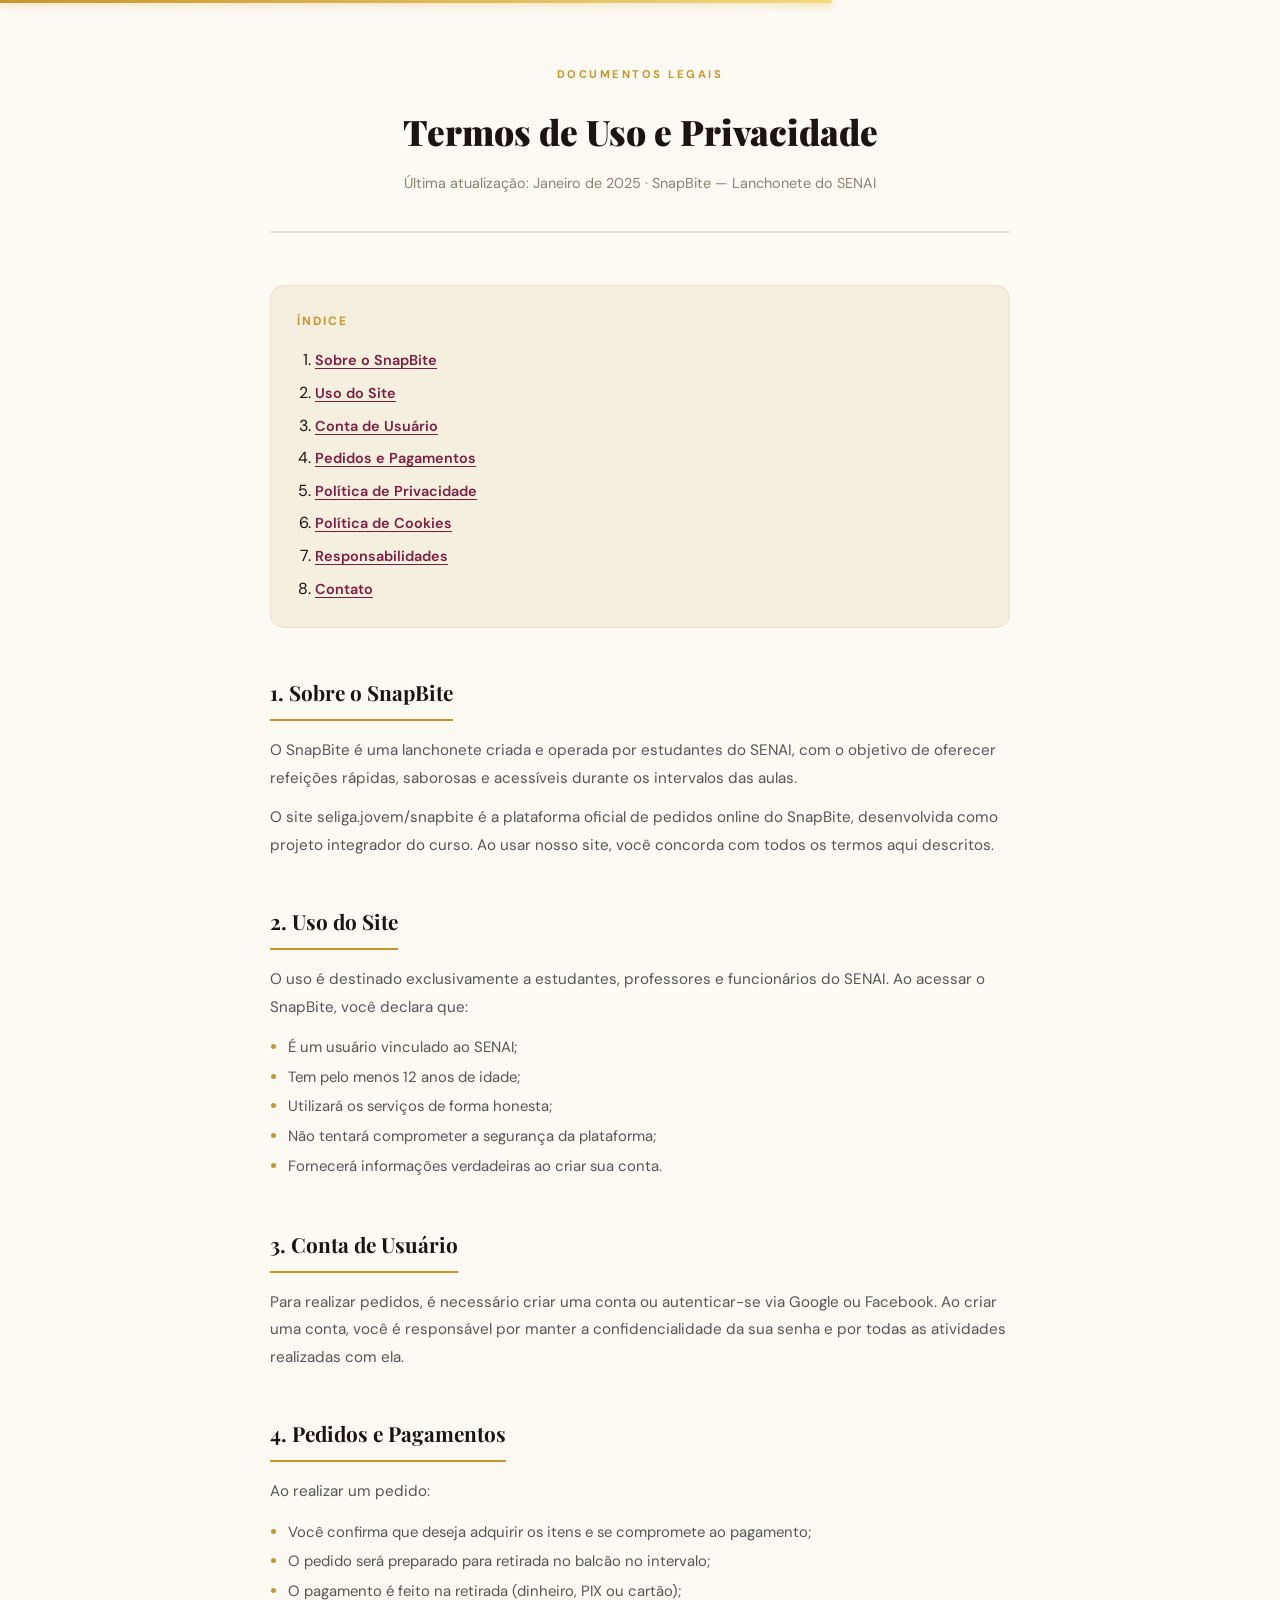
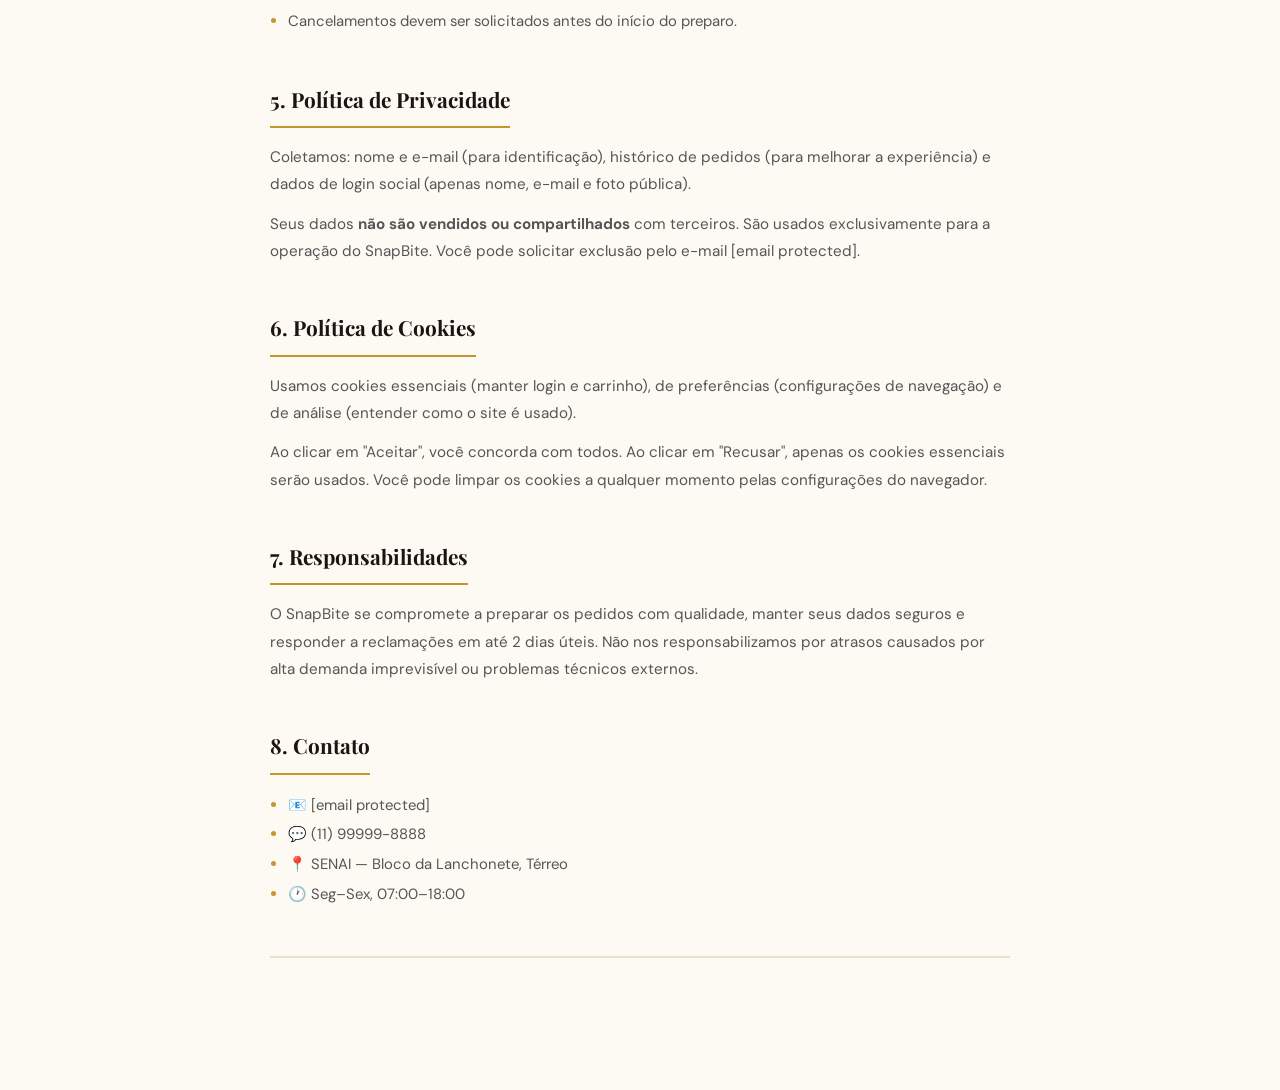
<file: termos.html>
<!DOCTYPE html>
<html lang="pt-BR">
<head>
  <meta charset="UTF-8"><meta name="viewport" content="width=device-width, initial-scale=1.0">
  <title>Termos de Uso | SnapBite</title>
  <link rel="icon" href="data:image/svg+xml,<svg xmlns='http://www.w3.org/2000/svg' viewBox='0 0 100 100'><text y='.9em' font-size='90'>📄</text></svg>">
  <link rel="stylesheet" href="global.css"><link rel="stylesheet" href="pages.css">
</head>
<body>
  <script src="skeleton.js"></script>
  
  <main>
    <div class="termos-wrap">
      <div class="termos-header">
        <span class="eyebrow">Documentos legais</span>
        <h1>Termos de Uso e Privacidade</h1>
        <p>Última atualização: Janeiro de 2025 · SnapBite — Lanchonete do SENAI</p>
      </div>
      <div class="termos-toc">
        <h3>Índice</h3>
        <ol>
          <li><a href="#sobre">Sobre o SnapBite</a></li>
          <li><a href="#uso">Uso do Site</a></li>
          <li><a href="#conta">Conta de Usuário</a></li>
          <li><a href="#pedidos">Pedidos e Pagamentos</a></li>
          <li><a href="#privacidade">Política de Privacidade</a></li>
          <li><a href="#cookies">Política de Cookies</a></li>
          <li><a href="#responsabilidades">Responsabilidades</a></li>
          <li><a href="#contato">Contato</a></li>
        </ol>
      </div>
      <div class="termos-sec" id="sobre">
        <h2>1. Sobre o SnapBite</h2>
        <p>O SnapBite é uma lanchonete criada e operada por estudantes do SENAI, com o objetivo de oferecer refeições rápidas, saborosas e acessíveis durante os intervalos das aulas.</p>
        <p>O site seliga.jovem/snapbite é a plataforma oficial de pedidos online do SnapBite, desenvolvida como projeto integrador do curso. Ao usar nosso site, você concorda com todos os termos aqui descritos.</p>
      </div>
      <div class="termos-sec" id="uso">
        <h2>2. Uso do Site</h2>
        <p>O uso é destinado exclusivamente a estudantes, professores e funcionários do SENAI. Ao acessar o SnapBite, você declara que:</p>
        <ul><li>É um usuário vinculado ao SENAI;</li><li>Tem pelo menos 12 anos de idade;</li><li>Utilizará os serviços de forma honesta;</li><li>Não tentará comprometer a segurança da plataforma;</li><li>Fornecerá informações verdadeiras ao criar sua conta.</li></ul>
      </div>
      <div class="termos-sec" id="conta">
        <h2>3. Conta de Usuário</h2>
        <p>Para realizar pedidos, é necessário criar uma conta ou autenticar-se via Google ou Facebook. Ao criar uma conta, você é responsável por manter a confidencialidade da sua senha e por todas as atividades realizadas com ela.</p>
      </div>
      <div class="termos-sec" id="pedidos">
        <h2>4. Pedidos e Pagamentos</h2>
        <p>Ao realizar um pedido:</p>
        <ul><li>Você confirma que deseja adquirir os itens e se compromete ao pagamento;</li><li>O pedido será preparado para retirada no balcão no intervalo;</li><li>O pagamento é feito na retirada (dinheiro, PIX ou cartão);</li><li>Cancelamentos devem ser solicitados antes do início do preparo.</li></ul>
      </div>
      <div class="termos-sec" id="privacidade">
        <h2>5. Política de Privacidade</h2>
        <p>Coletamos: nome e e-mail (para identificação), histórico de pedidos (para melhorar a experiência) e dados de login social (apenas nome, e-mail e foto pública).</p>
        <p>Seus dados <strong>não são vendidos ou compartilhados</strong> com terceiros. São usados exclusivamente para a operação do SnapBite. Você pode solicitar exclusão pelo e-mail <a href="/cdn-cgi/l/email-protection" class="__cf_email__" data-cfemail="056a6c45766b6475676c71602b666a682b6777">[email&#160;protected]</a>.</p>
      </div>
      <div class="termos-sec" id="cookies">
        <h2>6. Política de Cookies</h2>
        <p>Usamos cookies essenciais (manter login e carrinho), de preferências (configurações de navegação) e de análise (entender como o site é usado).</p>
        <p>Ao clicar em "Aceitar", você concorda com todos. Ao clicar em "Recusar", apenas os cookies essenciais serão usados. Você pode limpar os cookies a qualquer momento pelas configurações do navegador.</p>
      </div>
      <div class="termos-sec" id="responsabilidades">
        <h2>7. Responsabilidades</h2>
        <p>O SnapBite se compromete a preparar os pedidos com qualidade, manter seus dados seguros e responder a reclamações em até 2 dias úteis. Não nos responsabilizamos por atrasos causados por alta demanda imprevisível ou problemas técnicos externos.</p>
      </div>
      <div class="termos-sec" id="contato">
        <h2>8. Contato</h2>
        <ul><li>📧 <a href="/cdn-cgi/l/email-protection" class="__cf_email__" data-cfemail="f29d9bb2819c9382909b8697dc919d9fdc9080">[email&#160;protected]</a></li><li>💬 (11) 99999-8888</li><li>📍 SENAI — Bloco da Lanchonete, Térreo</li><li>🕐 Seg–Sex, 07:00–18:00</li></ul>
      </div>
      <div style="text-align:center;padding:36px 0;border-top:2px solid var(--creme-esc);margin-top:20px">
        <a href="index.html"
</file>
<file: global.css>
@import url('https://fonts.googleapis.com/css2?family=Playfair+Display:ital,wght@0,700;0,900;1,700&family=DM+Sans:wght@300;400;500;600;700&family=DM+Mono:wght@400;500&display=swap');

:root {
  --mostarda:   #C8952A;
  --mostarda-cl:#F2D97A;
  --vinho:      #7D1D3F;
  --vinho-cl:   #A84060;
  --creme:      #F5EFE0;
  --creme-esc:  #EAE0CC;
  --oliva:      #4A5240;
  --oliva-cl:   #7A8C6E;
  --terracota:  #C4533A;
  --terracota-cl:#E8866F;
  --off-white:  #FDFAF4;
  --cinza-q:    #8C8070;
  --cinza-borda:#D9D0BE;
  --preto-q:    #1C1410;
  --preto-mid:  #2D2420;
  --sombra-s:  0 2px 12px rgba(28,20,16,0.08);
  --sombra-m:  0 6px 28px rgba(28,20,16,0.12);
  --sombra-g:  0 16px 56px rgba(28,20,16,0.18);
  --radius:    14px;
  --radius-sm: 8px;
  --radius-xl: 24px;
  --t:         0.22s cubic-bezier(.4,0,.2,1);
  --max-w:     1140px;
  --gutter:    clamp(20px, 5vw, 60px);
}

*, *::before, *::after { box-sizing: border-box; margin: 0; padding: 0; }
html { scroll-behavior: smooth; }

html, body {
  width: 100%;
  min-height: 100%;
}

body {
  font-family: 'DM Sans', sans-serif;
  background: var(--off-white);
  color: var(--preto-q);
  min-height: 100vh;
  display: flex;
  flex-direction: column;
  font-size: 16px;
  line-height: 1.6;
}

body > main {
  flex: 1;
  display: block;
  width: 100%;
}

body > .footer {
  margin-top: auto;
  flex-shrink: 0;
}

a { color: inherit; text-decoration: none; }
img { display: block; max-width: 100%; }
button, input, select, textarea { font-family: inherit; }

.container {
  width: 100%;
  max-width: var(--max-w);
  margin-left: auto;
  margin-right: auto;
  padding-left: var(--gutter);
  padding-right: var(--gutter);
}

/* ── NAVBAR ── */
.navbar {
  position: sticky;
  top: 0;
  z-index: 1000;
  background: var(--preto-mid);
  border-bottom: 2px solid var(--mostarda);
}

.navbar-inner {
  max-width: var(--max-w);
  margin: 0 auto;
  padding: 0 var(--gutter);
  height: 64px;
  display: flex;
  align-items: center;
  justify-content: space-between;
  gap: 24px;
}

.navbar-logo {
  font-family: 'Playfair Display', serif;
  font-size: 1.55rem;
  font-weight: 900;
  color: var(--mostarda);
  letter-spacing: -0.5px;
  flex-shrink: 0;
}
.navbar-logo em { font-style: italic; color: var(--off-white); font-weight: 700; }

.navbar-links {
  display: flex;
  align-items: center;
  gap: 2px;
  list-style: none;
}
.navbar-links a {
  display: block;
  color: #C8BFB0;
  font-size: 0.875rem;
  font-weight: 500;
  padding: 6px 14px;
  border-radius: 6px;
  transition: background var(--t), color var(--t);
}
.navbar-links a:hover { background: rgba(200,149,42,0.15); color: var(--mostarda-cl); }
.navbar-links a.active { background: var(--mostarda); color: var(--preto-mid); font-weight: 700; }

.navbar-actions { display: flex; align-items: center; gap: 10px; flex-shrink: 0; }

.hamburger { display: none; flex-direction: column; gap: 4px; cursor: pointer; background: none; border: none; padding: 6px; }
.hamburger span { display: block; width: 22px; height: 2px; background: var(--mostarda); border-radius: 2px; transition: var(--t); }

.btn-carrinho {
  position: relative;
  background: var(--vinho);
  color: #fff;
  border: none;
  border-radius: var(--radius-sm);
  padding: 8px 18px;
  font-weight: 600;
  font-size: 0.85rem;
  cursor: pointer;
  display: flex;
  align-items: center;
  gap: 8px;
  transition: background var(--t), transform var(--t);
}
.btn-carrinho:hover { background: var(--vinho-cl); transform: translateY(-1px); }

.carrinho-badge {
  background: var(--mostarda);
  color: var(--preto-mid);
  border-radius: 50%;
  font-size: 0.65rem;
  font-weight: 700;
  width: 18px; height: 18px;
  display: flex; align-items: center; justify-content: center;
  position: absolute;
  top: -7px; right: -7px;
  border: 2px solid var(--preto-mid);
}

.btn-login-nav {
  background: transparent;
  color: var(--mostarda);
  border: 1.5px solid var(--mostarda);
  border-radius: var(--radius-sm);
  padding: 7px 16px;
  font-weight: 600;
  font-size: 0.85rem;
  cursor: pointer;
  transition: background var(--t), color var(--t);
}
.btn-login-nav:hover { background: var(--mostarda); color: var(--preto-mid); }

/* ── BOTÕES ── */
.btn-primary {
  background: var(--mostarda);
  color: var(--preto-mid);
  border: none;
  border-radius: var(--radius-sm);
  padding: 13px 28px;
  font-weight: 700;
  font-size: 0.925rem;
  cursor: pointer;
  transition: background var(--t), transform var(--t), box-shadow var(--t);
  display: inline-flex;
  align-items: center;
  gap: 8px;
}
.btn-primary:hover { background: var(--mostarda-cl); transform: translateY(-2px); box-shadow: 0 6px 20px rgba(200,149,42,0.35); }

.btn-secondary {
  background: var(--vinho);
  color: #fff;
  border: none;
  border-radius: var(--radius-sm);
  padding: 12px 26px;
  font-weight: 600;
  font-size: 0.9rem;
  cursor: pointer;
  transition: background var(--t), transform var(--t);
  display: inline-flex;
  align-items: center;
  gap: 8px;
}
.btn-secondary:hover { background: var(--vinho-cl); transform: translateY(-2px); }

.btn-ghost {
  background: transparent;
  color: var(--oliva);
  border: 1.5px solid var(--oliva);
  border-radius: var(--radius-sm);
  padding: 12px 26px;
  font-weight: 600;
  font-size: 0.9rem;
  cursor: pointer;
  transition: background var(--t), color var(--t);
  display: inline-flex;
  align-items: center;
  gap: 8px;
}
.btn-ghost:hover { background: var(--oliva); color: #fff; }

/* ── FOOTER ── */
/* garante que o footer sempre fica no fundo */
main {
  flex: 1;
}
.footer {
  margin-top: auto;
}
.footer {
  background: var(--preto-mid);
  color: #A09080;
  flex-shrink: 0;
  margin-top: auto;
}

.footer-main {
  max-width: var(--max-w);
  margin: 0 auto;
  padding: 64px var(--gutter) 48px;
  display: grid;
  grid-template-columns: 2.2fr 1fr 1fr 1.5fr;
  gap: 48px;
  border-bottom: 1px solid rgba(255,255,255,0.06);
}

.footer-logo {
  font-family: 'Playfair Display', serif;
  font-size: 1.8rem;
  font-weight: 900;
  color: var(--mostarda);
  display: block;
  margin-bottom: 14px;
}
.footer-logo em { font-style: italic; color: #d4c4a8; font-weight: 700; }

.footer-brand p { font-size: 0.875rem; line-height: 1.75; color: #7A6E60; max-width: 260px; }

.footer-socials { display: flex; gap: 10px; margin-top: 22px; }

.soc { width: 36px; height: 36px; border-radius: 8px; display: flex; align-items: center; justify-content: center; font-size: 1rem; cursor: pointer; transition: transform var(--t), opacity var(--t); opacity: 0.8; }
.soc:hover { transform: translateY(-3px); opacity: 1; }
.soc.ig { background: #833ab4; color: #fff; }
.soc.tw { background: #1DA1F2; color: #fff; }
.soc.wa { background: #25D366; color: #fff; }

.footer-col h4 { font-size: 0.7rem; font-weight: 700; text-transform: uppercase; letter-spacing: 2px; color: var(--mostarda); margin-bottom: 18px; }
.footer-col ul { list-style: none; display: flex; flex-direction: column; gap: 9px; }
.footer-col ul a { font-size: 0.875rem; color: #7A6E60; transition: color var(--t), padding-left var(--t); display: block; }
.footer-col ul a:hover { color: var(--creme); padding-left: 5px; }

.horario-row { display: flex; justify-content: space-between; font-size: 0.85rem; gap: 12px; padding: 6px 0; border-bottom: 1px solid rgba(255,255,255,0.04); }
.horario-row:last-of-type { border-bottom: none; }
.horario-row .dia { color: #6A5E52; }
.horario-row .hr { color: var(--oliva-cl); font-weight: 600; font-family: 'DM Mono', monospace; font-size: 0.8rem; }
.horario-row.off .hr { color: #5A4E48; }

.footer-bottom-bar {
  max-width: var(--max-w);
  margin: 0 auto;
  padding: 22px var(--gutter);
  display: flex;
  align-items: center;
  justify-content: space-between;
  gap: 16px;
  flex-wrap: wrap;
  font-size: 0.8rem;
  color: #4A3E38;
}
.footer-bottom-bar a { color: #5A4E48; transition: color var(--t); }
.footer-bottom-bar a:hover { color: var(--mostarda); }

/* ── COOKIE ── */
.cookie-banner {
  position: fixed;
  bottom: 0; left: 0; right: 0;
  z-index: 9999;
  background: var(--preto-mid);
  border-top: 2px solid var(--mostarda);
  transform: translateY(0);
  transition: transform 0.4s cubic-bezier(.4,0,.2,1);
}
.cookie-banner.hidden { transform: translateY(110%); }
.cookie-inner { max-width: var(--max-w); margin: 0 auto; padding: 18px var(--gutter); display: flex; align-items: center; justify-content: space-between; gap: 24px; flex-wrap: wrap; }
.cookie-text { font-size: 0.875rem; color: #B0A090; line-height: 1.6; max-width: 640px; }
.cookie-text a { color: var(--mostarda); font-weight: 600; text-decoration: underline; text-underline-offset: 3px; }
.cookie-btns { display: flex; gap: 10px; flex-shrink: 0; }
.btn-ck-ok { background: var(--mostarda); color: var(--preto-mid); border: none; border-radius: var(--radius-sm); padding: 9px 22px; font-weight: 700; font-size: 0.85rem; cursor: pointer; transition: background var(--t); }
.btn-ck-ok:hover { background: var(--mostarda-cl); }
.btn-ck-no { background: transparent; color: #6A5E52; border: 1px solid #3A3028; border-radius: var(--radius-sm); padding: 9px 18px; font-size: 0.85rem; cursor: pointer; transition: border-color var(--t), color var(--t); }
.btn-ck-no:hover { border-color: #6A5E52; color: #B0A090; }

/* ── MODAL ── */
.modal-overlay { position: fixed; inset: 0; background: rgba(28,20,16,0.72); z-index: 5000; display: flex; align-items: center; justify-content: center; padding: 20px; opacity: 0; pointer-events: none; transition: opacity 0.28s; backdrop-filter: blur(3px); }
.modal-overlay.active { opacity: 1; pointer-events: all; }
.modal-box { background: var(--off-white); border-radius: var(--radius-xl); padding: 40px; max-width: 440px; width: 100%; box-shadow: var(--sombra-g); transform: translateY(24px) scale(0.98); transition: transform 0.32s cubic-bezier(.4,0,.2,1); position: relative; border-top: 4px solid var(--mostarda); }
.modal-overlay.active .modal-box { transform: translateY(0) scale(1); }
.modal-close { position: absolute; top: 14px; right: 18px; background: none; border: none; font-size: 1.3rem; cursor: pointer; color: var(--cinza-q); line-height: 1; transition: color var(--t); }
.modal-close:hover { color: var(--terracota); }
.modal-box h2 { font-family: 'Playfair Display', serif; font-size: 1.7rem; font-weight: 900; color: var(--preto-q); margin-bottom: 5px; }
.modal-sub { color: var(--cinza-q); font-size: 0.9rem; margin-bottom: 26px; }
.modal-tabs { display: flex; gap: 3px; background: var(--creme-esc); border-radius: var(--radius-sm); padding: 3px; margin-bottom: 22px; }
.modal-tab { flex: 1; padding: 8px; border-radius: 6px; cursor: pointer; font-weight: 600; font-size: 0.875rem; color: var(--cinza-q); border: none; background: none; transition: background var(--t), color var(--t); text-align: center; }
.modal-tab.active { background: var(--off-white); color: var(--preto-q); box-shadow: var(--sombra-s); }
.tab-content { display: none; }
.tab-content.active { display: block; }
.social-btns { display: flex; flex-direction: column; gap: 10px; margin-bottom: 20px; }
.btn-soc { display: flex; align-items: center; gap: 12px; border: 1.5px solid var(--cinza-borda); border-radius: var(--radius-sm); padding: 11px 16px; font-weight: 600; font-size: 0.9rem; cursor: pointer; background: #fff; color: var(--preto-q); transition: border-color var(--t), box-shadow var(--t), transform var(--t); }
.btn-soc:hover { border-color: var(--mostarda); box-shadow: 0 3px 12px rgba(200,149,42,0.15); transform: translateY(-1px); }
.btn-soc img { width: 20px; height: 20px; border-radius: 4px; }
.divider { display: flex; align-items: center; gap: 10px; margin-bottom: 18px; font-size: 0.8rem; color: var(--cinza-borda); font-weight: 500; letter-spacing: 0.5px; text-transform: uppercase; }
.divider::before, .divider::after { content: ''; flex: 1; height: 1px; background: var(--cinza-borda); }
.form-group { margin-bottom: 14px; }
.form-group label { display: block; font-size: 0.8rem; font-weight: 700; color: var(--oliva); margin-bottom: 6px; text-transform: uppercase; letter-spacing: 0.8px; }
.form-group input { width: 100%; padding: 11px 14px; border: 1.5px solid var(--cinza-borda); border-radius: var(--radius-sm); font-size: 0.9rem; background: #fff; transition: border-color var(--t); outline: none; color: var(--preto-q); }
.form-group input:focus { border-color: var(--mostarda); }
.modal-sucesso .modal-box { text-align: center; border-top-color: var(--oliva-cl); }
.sucesso-icon { font-size: 4rem; margin-bottom: 14px; }
.modal-sucesso h2 { color: var(--oliva); font-size: 1.6rem; margin-bottom: 12px; }
.msg-compra { background: var(--creme-esc); border-left: 4px solid var(--oliva-cl); border-radius: var(--radius-sm); padding: 18px; font-size: 0.95rem; line-height: 1.7; color: var(--preto-mid); text-align: left; margin: 18px 0 24px; font-weight: 500; }

/* ── TOAST ── */
.toast-container { position: fixed; bottom: 28px; right: 28px; z-index: 8000; display: flex; flex-direction: column; gap: 10px; }
.toast { background: var(--preto-mid); color: var(--creme); padding: 14px 20px; border-radius: var(--radius-sm); display: flex; align-items: center; gap: 10px; font-size: 0.875rem; font-weight: 500; max-width: 320px; box-shadow: var(--sombra-g); animation: toastIn 0.3s cubic-bezier(.4,0,.2,1); border-left: 3px solid var(--oliva-cl); }
.toast.success { border-left-color: var(--oliva-cl); }
.toast.error { border-left-color: var(--terracota); }
.toast.warning { border-left-color: var(--mostarda); }
.toast.info { border-left-color: var(--vinho-cl); }
.toast .toast-icon { font-size: 1.1rem; flex-shrink: 0; }
@keyframes toastIn { from { transform: translateX(50px); opacity: 0; } to { transform: translateX(0); opacity: 1; } }

/* ── UTILS ── */
.eyebrow { display: inline-block; font-size: 0.7rem; font-weight: 700; text-transform: uppercase; letter-spacing: 2.5px; color: var(--mostarda); margin-bottom: 10px; }
.section-title { font-family: 'Playfair Display', serif; font-size: clamp(1.7rem, 3.5vw, 2.4rem); font-weight: 900; color: var(--preto-q); line-height: 1.15; margin-bottom: 10px; }
.section-lead { color: var(--cinza-q); font-size: 1rem; line-height: 1.7; max-width: 560px; }
.tag { display: inline-block; padding: 3px 10px; border-radius: 4px; font-size: 0.7rem; font-weight: 700; text-transform: uppercase; letter-spacing: 1px; }
.tag-m { background: var(--mostarda); color: var(--preto-mid); }
.tag-v { background: var(--vinho); color: #fff; }
.tag-o { background: var(--oliva); color: #fff; }
.tag-t { background: var(--terracota); color: #fff; }

/* ── RESPONSIVO ── */
@media (max-width: 900px) {
  .navbar-links { display: none; flex-direction: column; gap: 4px; position: absolute; top: 64px; left: 0; right: 0; background: var(--preto-mid); padding: 16px var(--gutter) 20px; border-bottom: 2px solid var(--mostarda); }
  .navbar-links.open { display: flex; }
  .navbar-links a { padding: 10px 14px; border-radius: var(--radius-sm); }
  .navbar-inner { position: relative; }
  .hamburger { display: flex; }
  .footer-main { grid-template-columns: 1fr 1fr; gap: 32px; }
}
@media (max-width: 560px) {
  .footer-main { grid-template-columns: 1fr; gap: 28px; }
  .modal-box { padding: 28px 20px; }
  .cookie-inner { flex-direction: column; align-items: flex-start; }
}

/* ─────────────────────────────────────────
   MODAL DE PAGAMENTO
   ───────────────────────────────────────── */
.pagamento-box {
  max-width: 500px;
  border-top-color: var(--oliva-cl);
}

.pag-total-pill {
  display: inline-block;
  background: var(--creme-esc);
  border: 1.5px solid var(--cinza-borda);
  border-radius: 50px;
  padding: 6px 18px;
  font-family: 'DM Mono', monospace;
  font-size: 1rem;
  font-weight: 600;
  color: var(--vinho);
  margin-bottom: 24px;
}

.metodos-grid {
  display: grid;
  grid-template-columns: 1fr 1fr;
  gap: 12px;
  margin-bottom: 20px;
}

.metodo-btn {
  display: flex;
  align-items: center;
  gap: 12px;
  border: 2px solid var(--cinza-borda);
  border-radius: var(--radius);
  padding: 14px 16px;
  background: #fff;
  cursor: pointer;
  text-align: left;
  transition: border-color var(--t), box-shadow var(--t), background var(--t);
  position: relative;
}

.metodo-btn:hover {
  border-color: var(--mostarda);
  box-shadow: 0 4px 16px rgba(200,149,42,0.15);
}

.metodo-btn.ativo {
  border-color: var(--oliva);
  background: rgba(74,82,64,0.04);
  box-shadow: 0 4px 16px rgba(74,82,64,0.15);
}

.metodo-icon {
  font-size: 1.6rem;
  flex-shrink: 0;
  width: 36px;
  text-align: center;
}

.metodo-info {
  display: flex;
  flex-direction: column;
  gap: 2px;
  flex: 1;
}

.metodo-nome {
  font-weight: 700;
  font-size: 0.95rem;
  color: var(--preto-q);
}

.metodo-desc {
  font-size: 0.75rem;
  color: var(--cinza-q);
}

.metodo-check {
  font-size: 0.8rem;
  font-weight: 900;
  color: var(--oliva-cl);
  opacity: 0;
  transition: opacity var(--t);
  flex-shrink: 0;
}

.metodo-btn.ativo .metodo-check { opacity: 1; }

.pag-extra {
  margin-bottom: 16px;
  animation: fadeInPag 0.25s ease;
}

@keyframes fadeInPag {
  from { opacity: 0; transform: translateY(8px); }
  to   { opacity: 1; transform: translateY(0); }
}

.btn-confirmar-pag {
  width: 100%;
  padding: 15px;
  background: var(--oliva);
  color: #fff;
  border: none;
  border-radius: var(--radius-sm);
  font-weight: 700;
  font-size: 0.97rem;
  cursor: pointer;
  margin-top: 8px;
  transition: background var(--t), opacity var(--t), transform var(--t), box-shadow var(--t);
  display: flex;
  align-items: center;
  justify-content: center;
  gap: 8px;
}

.btn-confirmar-pag:not(:disabled):hover {
  background: #3a4132;
  transform: translateY(-2px);
  box-shadow: 0 6px 20px rgba(74,82,64,0.35);
}

.btn-confirmar-pag:disabled {
  opacity: 0.38;
  cursor: not-allowed;
}

/* ═══════════════════════════════════════════════════════
   SKELETON LOADING — SnapBite
   Sistema de esqueleto animado para carregamento de página
   ═══════════════════════════════════════════════════════ */

/* ── Tela de splash ao carregar a página ── */
#snapbite-splash {
  position: fixed;
  inset: 0;
  z-index: 99999;
  background: var(--preto-mid);
  display: flex;
  flex-direction: column;
  align-items: center;
  justify-content: center;
  gap: 28px;
  transition: opacity 0.5s cubic-bezier(.4,0,.2,1), visibility 0.5s;
}

#snapbite-splash.hidden {
  opacity: 0;
  visibility: hidden;
  pointer-events: none;
}

.splash-logo {
  font-family: 'Playfair Display', serif;
  font-size: 2.8rem;
  font-weight: 900;
  color: var(--mostarda);
  letter-spacing: -1px;
  animation: splashPulse 1.6s ease-in-out infinite;
}

.splash-logo em {
  font-style: italic;
  color: var(--off-white);
  font-weight: 700;
}

@keyframes splashPulse {
  0%, 100% { opacity: 1; transform: scale(1); }
  50%       { opacity: 0.7; transform: scale(0.97); }
}

.splash-bar-wrap {
  width: 200px;
  height: 3px;
  background: rgba(255,255,255,0.08);
  border-radius: 99px;
  overflow: hidden;
}

.splash-bar {
  height: 100%;
  width: 0%;
  background: linear-gradient(90deg, var(--mostarda), var(--mostarda-cl));
  border-radius: 99px;
  transition: width 0.35s cubic-bezier(.4,0,.2,1);
  box-shadow: 0 0 12px rgba(200,149,42,0.5);
}

.splash-tagline {
  font-size: 0.75rem;
  font-weight: 600;
  letter-spacing: 3px;
  text-transform: uppercase;
  color: #6A5E52;
}

/* ── Shimmer base — aplicado em qualquer elemento ── */
.sk {
  background: linear-gradient(
    90deg,
    var(--creme-esc) 25%,
    #f0e8d4 50%,
    var(--creme-esc) 75%
  );
  background-size: 200% 100%;
  animation: shimmer 1.6s infinite linear;
  border-radius: 6px;
  display: block;
}

@keyframes shimmer {
  0%   { background-position: 200% 0; }
  100% { background-position: -200% 0; }
}

/* ── Wrapper que envolve o conteúdo real e o skeleton ── */
.sk-wrap { position: relative; }

.sk-wrap .sk-layer {
  position: absolute;
  inset: 0;
  z-index: 10;
  background: var(--off-white);
  transition: opacity 0.4s ease, visibility 0.4s;
}

.sk-wrap.loaded .sk-layer {
  opacity: 0;
  visibility: hidden;
  pointer-events: none;
}

/* ── Skeleton: card de produto ── */
.sk-prod-card {
  background: #fff;
  border: 1.5px solid var(--cinza-borda);
  border-radius: var(--radius);
  overflow: hidden;
  display: flex;
  flex-direction: column;
}

.sk-prod-img {
  height: 170px;
  width: 100%;
}

.sk-prod-body {
  padding: 18px;
  display: flex;
  flex-direction: column;
  gap: 10px;
}

.sk-prod-nome  { height: 18px; width: 70%; }
.sk-prod-desc1 { height: 13px; width: 100%; }
.sk-prod-desc2 { height: 13px; width: 80%; }
.sk-prod-foot  {
  display: flex;
  align-items: center;
  justify-content: space-between;
  margin-top: 8px;
}
.sk-prod-preco { height: 22px; width: 60px; }
.sk-prod-btn   { height: 38px; width: 38px; border-radius: 8px; }

/* ── Skeleton: hero da home ── */
.sk-hero-tag   { height: 24px; width: 160px; border-radius: 4px; }
.sk-hero-h1-1  { height: 54px; width: 90%; margin-top: 16px; border-radius: 8px; }
.sk-hero-h1-2  { height: 54px; width: 70%; margin-top: 10px; border-radius: 8px; }
.sk-hero-p     { height: 16px; width: 95%; margin-top: 18px; }
.sk-hero-p2    { height: 16px; width: 80%; margin-top: 8px; }
.sk-hero-ctas  { display: flex; gap: 12px; margin-top: 32px; }
.sk-hero-btn   { height: 48px; width: 160px; border-radius: var(--radius-sm); }
.sk-hero-btn2  { height: 48px; width: 140px; border-radius: var(--radius-sm); }
.sk-hero-nums  { display: flex; gap: 0; margin-top: 48px; border: 1px solid var(--creme-esc); border-radius: var(--radius-sm); overflow: hidden; width: fit-content; }
.sk-hero-num   { padding: 14px 24px; border-right: 1px solid var(--creme-esc); display: flex; flex-direction: column; gap: 6px; align-items: center; }
.sk-hero-num:last-child { border-right: none; }
.sk-hero-num-val { height: 26px; width: 52px; border-radius: 4px; }
.sk-hero-num-lab { height: 11px; width: 62px; border-radius: 3px; }

.sk-hero-card {
  background: var(--creme);
  border-radius: var(--radius-xl);
  padding: 36px 32px;
  max-width: 340px;
  margin-left: auto;
  display: flex;
  flex-direction: column;
  align-items: center;
  gap: 14px;
}
.sk-hero-card-img   { height: 96px; width: 96px; border-radius: 50%; margin-bottom: 6px; }
.sk-hero-card-nome  { height: 22px; width: 80%; border-radius: 6px; }
.sk-hero-card-desc  { height: 14px; width: 90%; }
.sk-hero-card-desc2 { height: 14px; width: 70%; }
.sk-hero-card-row   { display: flex; align-items: center; justify-content: space-between; width: 100%; margin-top: 6px; }
.sk-hero-card-preco { height: 28px; width: 72px; border-radius: 6px; }
.sk-hero-card-btn   { height: 40px; width: 90px; border-radius: var(--radius-sm); }

/* ── Skeleton: depoimento ── */
.sk-depo-card {
  background: var(--off-white);
  border: 1px solid var(--cinza-borda);
  border-radius: var(--radius);
  padding: 28px;
  display: flex;
  flex-direction: column;
  gap: 14px;
}
.sk-depo-stars { height: 14px; width: 90px; border-radius: 3px; }
.sk-depo-t1    { height: 14px; width: 100%; }
.sk-depo-t2    { height: 14px; width: 95%; }
.sk-depo-t3    { height: 14px; width: 75%; }
.sk-depo-autor { display: flex; align-items: center; gap: 12px; margin-top: 6px; }
.sk-depo-av    { width: 40px; height: 40px; border-radius: 50%; flex-shrink: 0; }
.sk-depo-info  { display: flex; flex-direction: column; gap: 6px; flex: 1; }
.sk-depo-nome  { height: 13px; width: 100px; }
.sk-depo-cargo { height: 11px; width: 130px; }

/* ── Skeleton: página hero genérica (cardápio, carrinho, etc.) ── */
.sk-page-hero {
  background: var(--creme);
  border-bottom: 2px solid var(--creme-esc);
  padding: 52px 0 40px;
}
.sk-page-hero-inner {
  max-width: var(--max-w);
  margin: 0 auto;
  padding: 0 var(--gutter);
  display: flex;
  flex-direction: column;
  gap: 14px;
}
.sk-ph-eye  { height: 14px; width: 90px; }
.sk-ph-h1   { height: 44px; width: 340px; border-radius: 8px; }
.sk-ph-p    { height: 14px; width: 480px; max-width: 90%; }

/* ── Progress bar no topo (NProgress style) ── */
#sk-topbar {
  position: fixed;
  top: 0;
  left: 0;
  height: 3px;
  width: 0%;
  background: linear-gradient(90deg, var(--mostarda), var(--mostarda-cl));
  z-index: 999999;
  box-shadow: 0 0 10px rgba(200,149,42,0.6);
  transition: width 0.3s ease, opacity 0.4s ease;
  border-radius: 0 2px 2px 0;
}

#sk-topbar::after {
  content: '';
  position: absolute;
  right: 0;
  top: 50%;
  transform: translateY(-50%);
  width: 80px;
  height: 100%;
  background: linear-gradient(90deg, transparent, var(--mostarda-cl));
  filter: blur(4px);
  border-radius: 99px;
}
</file>
<file: pages.css>
/* PAGES.CSS — carrinho, sobre, contato, promos, termos */

.page-hero { background: var(--creme); border-bottom: 2px solid var(--creme-esc); padding: 52px 0 40px; }
.page-hero-inner { max-width: var(--max-w); margin: 0 auto; padding: 0 var(--gutter); }
.page-hero h1 { font-family: 'Playfair Display', serif; font-size: clamp(2rem,4vw,2.8rem); font-weight: 900; color: var(--preto-q); margin: 8px 0 10px; }
.page-hero p { color: var(--cinza-q); font-size: 0.97rem; }
.page-hero.dark { background: var(--preto-mid); border-bottom-color: rgba(255,255,255,0.06); }
.page-hero.dark h1 { color: var(--off-white); }
.page-hero.dark p { color: #8A7E70; }
.page-hero.dark .eyebrow { color: var(--mostarda); }

/* ── CARRINHO ── */
.carrinho-wrap { max-width: var(--max-w); margin: 0 auto; padding: 52px var(--gutter); }
.carrinho-layout { display: grid; grid-template-columns: 1fr 360px; gap: 32px; align-items: start; }
.carrinho-lista { display: flex; flex-direction: column; gap: 12px; }

.c-item {
  background: #fff;
  border: 1.5px solid var(--cinza-borda);
  border-radius: var(--radius);
  padding: 18px 20px;
  display: flex;
  align-items: center;
  gap: 18px;
  transition: border-color var(--t);
}
.c-item:hover { border-color: var(--mostarda); }
.c-emoji { font-size: 2.6rem; flex-shrink: 0; }
.c-info { flex: 1; }
.c-nome { font-family: 'Playfair Display', serif; font-size: 1rem; font-weight: 700; margin-bottom: 3px; }
.c-desc { font-size: 0.8rem; color: var(--cinza-q); }
.c-qtd { display: flex; align-items: center; gap: 10px; }
.qtd-b { width: 30px; height: 30px; border-radius: 6px; border: 1.5px solid var(--cinza-borda); background: none; font-size: 1rem; font-weight: 700; cursor: pointer; display: flex; align-items: center; justify-content: center; transition: border-color var(--t), background var(--t); }
.qtd-b:hover { border-color: var(--mostarda); background: var(--mostarda); color: var(--preto-mid); }
.qtd-n { font-weight: 700; min-width: 18px; text-align: center; font-family: 'DM Mono', monospace; }
.c-preco { font-family: 'Playfair Display', serif; font-size: 1.15rem; font-weight: 700; color: var(--vinho); min-width: 70px; text-align: right; }
.c-rm { background: none; border: none; color: var(--cinza-borda); font-size: 1rem; cursor: pointer; padding: 4px; transition: color var(--t); }
.c-rm:hover { color: var(--terracota); }

.vazio { text-align: center; padding: 80px 20px; }
.vazio .vazio-emoji { font-size: 4rem; margin-bottom: 14px; }
.vazio h3 { font-family: 'Playfair Display', serif; font-size: 1.3rem; color: var(--cinza-q); margin-bottom: 8px; }
.vazio p { font-size: 0.9rem; color: var(--cinza-borda); }

/* resumo */
.resumo {
  background: #fff;
  border: 1.5px solid var(--cinza-borda);
  border-radius: var(--radius);
  padding: 28px;
  position: sticky;
  top: 88px;
}
.resumo h3 { font-family: 'Playfair Display', serif; font-size: 1.2rem; font-weight: 700; margin-bottom: 22px; padding-bottom: 14px; border-bottom: 1.5px solid var(--creme-esc); }
.r-linha { display: flex; justify-content: space-between; font-size: 0.9rem; color: var(--cinza-q); margin-bottom: 10px; }
.r-linha.r-total { margin-top: 14px; padding-top: 14px; border-top: 1.5px solid var(--creme-esc); font-weight: 700; color: var(--preto-q); font-size: 1rem; }
.r-linha.r-total .r-val { font-family: 'Playfair Display', serif; color: var(--vinho); font-size: 1.35rem; }
.r-gratis { color: var(--oliva-cl); font-weight: 700; }

.cupom-row { display: flex; gap: 8px; margin: 16px 0; }
.cupom-row input { flex: 1; padding: 10px 12px; border: 1.5px solid var(--cinza-borda); border-radius: var(--radius-sm); font-size: 0.85rem; outline: none; text-transform: uppercase; transition: border-color var(--t); }
.cupom-row input:focus { border-color: var(--mostarda); }
.cupom-row button { background: var(--creme-esc); border: none; border-radius: var(--radius-sm); padding: 10px 14px; font-size: 0.82rem; font-weight: 700; cursor: pointer; transition: background var(--t); color: var(--oliva); }
.cupom-row button:hover { background: var(--mostarda); color: var(--preto-mid); }

.btn-finalizar {
  width: 100%;
  padding: 15px;
  background: var(--vinho);
  color: #fff;
  border: none;
  border-radius: var(--radius-sm);
  font-weight: 700;
  font-size: 0.95rem;
  cursor: pointer;
  margin-top: 18px;
  display: flex; align-items: center; justify-content: center; gap: 8px;
  transition: background var(--t), transform var(--t), box-shadow var(--t);
  box-shadow: 0 4px 16px rgba(125,29,63,0.3);
}
.btn-finalizar:hover { background: var(--vinho-cl); transform: translateY(-2px); box-shadow: 0 8px 24px rgba(125,29,63,0.4); }

.info-senai-box {
  display: flex; gap: 10px; align-items: flex-start;
  background: rgba(74,82,64,0.07);
  border: 1px solid rgba(74,82,64,0.2);
  border-radius: var(--radius-sm);
  padding: 13px;
  margin-top: 14px;
  font-size: 0.82rem;
  color: var(--oliva);
  line-height: 1.5;
}
.info-senai-box .ic { flex-shrink: 0; font-size: 1.1rem; }

/* ── SOBRE NÓS ── */
.sobre-hero-alt {
  background: var(--preto-mid);
  padding: 80px 0;
}
.sobre-hero-inner {
  max-width: var(--max-w);
  margin: 0 auto;
  padding: 0 var(--gutter);
  display: grid;
  grid-template-columns: 1fr 1fr;
  gap: 60px;
  align-items: center;
}
.sobre-hero-alt h1 { font-family: 'Playfair Display', serif; font-size: clamp(2rem,4vw,3rem); font-weight: 900; color: var(--off-white); line-height: 1.1; margin: 10px 0 18px; }
.sobre-hero-alt h1 em { font-style: italic; color: var(--mostarda); }
.sobre-hero-alt p { color: #8A7E70; font-size: 0.97rem; line-height: 1.75; }
.sobre-grid-nums {
  display: grid;
  grid-template-columns: 1fr 1fr;
  gap: 14px;
}
.num-box {
  background: rgba(255,255,255,0.04);
  border: 1px solid rgba(255,255,255,0.07);
  border-radius: var(--radius);
  padding: 22px 18px;
  text-align: center;
}
.num-box .nb-val { font-family: 'Playfair Display', serif; font-size: 1.6rem; color: var(--mostarda); font-weight: 900; }
.num-box .nb-lab { font-size: 0.72rem; color: #6A5E52; text-transform: uppercase; letter-spacing: 1.5px; margin-top: 4px; font-weight: 600; }

.sobre-section { padding: 72px 0; }
.sobre-section.bg-creme { background: var(--creme); }
.sobre-section-inner { max-width: var(--max-w); margin: 0 auto; padding: 0 var(--gutter); }

.valores-grid { display: grid; grid-template-columns: repeat(3,1fr); gap: 20px; margin-top: 36px; }
.val-card {
  border: 1.5px solid var(--cinza-borda);
  border-radius: var(--radius);
  padding: 28px 22px;
  background: #fff;
  transition: transform var(--t), box-shadow var(--t);
}
.val-card:hover { transform: translateY(-4px); box-shadow: var(--sombra-m); }
.val-icon { font-size: 2rem; margin-bottom: 14px; }
.val-card h3 { font-family: 'Playfair Display', serif; font-size: 1.1rem; font-weight: 700; margin-bottom: 10px; color: var(--preto-q); }
.val-card p { font-size: 0.875rem; color: var(--cinza-q); line-height: 1.65; }
.val-card:nth-child(1) { border-top: 3px solid var(--mostarda); }
.val-card:nth-child(2) { border-top: 3px solid var(--oliva-cl); }
.val-card:nth-child(3) { border-top: 3px solid var(--vinho); }

.equipe-grid { display: grid; grid-template-columns: repeat(4,1fr); gap: 18px; margin-top: 36px; }
.membro {
  background: #fff;
  border: 1.5px solid var(--cinza-borda);
  border-radius: var(--radius);
  padding: 24px 16px;
  text-align: center;
  transition: transform var(--t);
}
.membro:hover { transform: translateY(-4px); }
.mem-av { width: 64px; height: 64px; border-radius: 50%; background: var(--creme-esc); margin: 0 auto 12px; display: flex; align-items: center; justify-content: center; font-size: 1.8rem; border: 2px solid var(--mostarda); }
.mem-nome { font-weight: 700; font-size: 0.9rem; margin-bottom: 3px; }
.mem-cargo { font-size: 0.77rem; color: var(--cinza-q); }

/* linha do tempo */
.timeline { display: flex; flex-direction: column; gap: 0; max-width: 580px; margin-top: 36px; position: relative; }
.timeline::before { content: ''; position: absolute; left: 22px; top: 8px; bottom: 8px; width: 1px; background: rgba(255,255,255,0.08); }
.tl-item { display: flex; gap: 22px; padding-bottom: 36px; position: relative; }
.tl-item:last-child { padding-bottom: 0; }
.tl-dot { width: 46px; height: 46px; border-radius: 50%; display: flex; align-items: center; justify-content: center; font-size: 1.2rem; flex-shrink: 0; position: relative; z-index: 1; }
.tl-dt { font-size: 0.72rem; font-weight: 700; text-transform: uppercase; letter-spacing: 1.5px; margin-bottom: 4px; }
.tl-titulo { font-weight: 700; color: var(--off-white); margin-bottom: 6px; font-size: 0.97rem; }
.tl-desc { color: #7A6E60; font-size: 0.875rem; line-height: 1.65; }

/* ── CONTATO ── */
.contato-wrap { max-width: var(--max-w); margin: 0 auto; padding: 60px var(--gutter); display: grid; grid-template-columns: 1fr 1.3fr; gap: 60px; align-items: start; }
.contato-info h2 { font-family: 'Playfair Display', serif; font-size: 1.9rem; font-weight: 900; color: var(--preto-q); margin: 8px 0 16px; }
.contato-info > p { color: var(--cinza-q); font-size: 0.97rem; line-height: 1.7; margin-bottom: 36px; }

.canais { display: flex; flex-direction: column; gap: 14px; }
.canal {
  display: flex; align-items: center; gap: 16px;
  background: #fff;
  border: 1.5px solid var(--cinza-borda);
  border-radius: var(--radius-sm);
  padding: 16px 18px;
  transition: border-color var(--t), transform var(--t);
}
.canal:hover { border-color: var(--mostarda); transform: translateX(4px); }
.canal-ic { width: 44px; height: 44px; border-radius: 10px; display: flex; align-items: center; justify-content: center; font-size: 1.3rem; flex-shrink: 0; }
.canal-ic.wpp { background: rgba(37,211,102,0.1); }
.canal-ic.mail { background: rgba(200,149,42,0.1); }
.canal-ic.pin { background: rgba(196,83,58,0.1); }
.canal-titulo { font-weight: 700; font-size: 0.9rem; margin-bottom: 2px; }
.canal-detalhe { font-size: 0.82rem; color: var(--cinza-q); }

.ct-form-box { background: #fff; border: 1.5px solid var(--cinza-borda); border-radius: var(--radius); padding: 36px; }
.ct-form-box h2 { font-family: 'Playfair Display', serif; font-size: 1.4rem; font-weight: 700; margin-bottom: 24px; }
.form-row { display: grid; grid-template-columns: 1fr 1fr; gap: 14px; }
.ct-form-box .form-group label { display: block; font-size: 0.78rem; font-weight: 700; color: var(--oliva); margin-bottom: 6px; text-transform: uppercase; letter-spacing: 0.8px; }
.ct-form-box .form-group input,
.ct-form-box .form-group textarea,
.ct-form-box .form-group select { width: 100%; padding: 11px 14px; border: 1.5px solid var(--cinza-borda); border-radius: var(--radius-sm); font-size: 0.9rem; background: var(--off-white); outline: none; transition: border-color var(--t); color: var(--preto-q); resize: vertical; }
.ct-form-box .form-group input:focus,
.ct-form-box .form-group textarea:focus,
.ct-form-box .form-group select:focus { border-color: var(--mostarda); }
.ct-form-box .form-group { margin-bottom: 14px; }

.faq-section { background: var(--creme); padding: 72px 0; }
.faq-inner { max-width: var(--max-w); margin: 0 auto; padding: 0 var(--gutter); }
.faq-list { max-width: 680px; margin-top: 36px; display: flex; flex-direction: column; gap: 12px; }
details { background: #fff; border: 1.5px solid var(--cinza-borda); border-radius: var(--radius-sm); overflow: hidden; transition: border-color var(--t); }
details[open] { border-color: var(--mostarda); }
summary { padding: 18px 22px; font-weight: 700; font-size: 0.95rem; cursor: pointer; list-style: none; display: flex; justify-content: space-between; align-items: center; }
summary::after { content: '+'; font-size: 1.2rem; color: var(--mostarda); font-weight: 300; }
details[open] summary::after { content: '−'; }
details p { padding: 0 22px 20px; color: var(--cinza-q); font-size: 0.9rem; line-height: 1.7; }

/* ── PROMOÇÕES ── */
.promo-hero-dark { background: var(--vinho); padding: 64px 0; position: relative; overflow: hidden; }
.promo-hero-dark::before { content: '🔥'; position: absolute; font-size: 18rem; right: 2%; top: 50%; transform: translateY(-50%); opacity: 0.06; pointer-events: none; }
.promo-hero-inner { max-width: var(--max-w); margin: 0 auto; padding: 0 var(--gutter); position: relative; z-index: 1; }
.promo-hero-dark h1 { font-family: 'Playfair Display', serif; font-size: clamp(2rem,4vw,3rem); font-weight: 900; color: #fff; margin: 8px 0 10px; }
.promo-hero-dark p { color: rgba(255,255,255,0.6); font-size: 0.97rem; }
.promo-hero-dark .eyebrow { color: var(--mostarda-cl); }

.promos-wrap { max-width: var(--max-w); margin: 0 auto; padding: 60px var(--gutter); }

.promo-destaque { display: grid; grid-template-columns: 1.5fr 1fr; gap: 24px; margin-bottom: 56px; }
.promo-big {
  background: var(--preto-mid);
  border-radius: var(--radius-xl);
  padding: 44px;
  color: #fff;
  position: relative;
  overflow: hidden;
  display: flex;
  flex-direction: column;
  justify-content: space-between;
  min-height: 300px;
}
.promo-big .bg-deco { position: absolute; font-size: 11rem; right: -20px; bottom: -30px; opacity: 0.08; pointer-events: none; }
.promo-big h2 { font-family: 'Playfair Display', serif; font-size: 2rem; font-weight: 900; position: relative; z-index: 1; margin: 12px 0 10px; line-height: 1.1; }
.promo-big p { color: #8A7E70; font-size: 0.9rem; line-height: 1.6; position: relative; z-index: 1; margin-bottom: 20px; }
.promo-big .btn-primary { position: relative; z-index: 1; align-self: flex-start; }

.countdown-row { display: flex; gap: 12px; margin-bottom: 24px; position: relative; z-index: 1; }
.cd-box { background: rgba(255,255,255,0.07); border: 1px solid rgba(255,255,255,0.1); border-radius: var(--radius-sm); padding: 10px 16px; text-align: center; min-width: 58px; }
.cd-n { font-family: 'DM Mono', monospace; font-size: 1.7rem; color: var(--mostarda); line-height: 1; }
.cd-l { font-size: 0.62rem; text-transform: uppercase; letter-spacing: 1px; color: #6A5E52; margin-top: 3px; }

.promo-side { display: flex; flex-direction: column; gap: 16px; }
.promo-mini {
  background: var(--creme);
  border: 1.5px solid var(--creme-esc);
  border-radius: var(--radius);
  padding: 24px;
  display: flex;
  flex-direction: column;
  justify-content: space-between;
  flex: 1;
  position: relative;
  overflow: hidden;
}
.promo-mini h3 { font-family: 'Playfair Display', serif; font-weight: 700; font-size: 1.05rem; margin: 8px 0 6px; }
.promo-mini p { font-size: 0.82rem; color: var(--cinza-q); margin-bottom: 14px; }
.promo-mini .btn-secondary { padding: 9px 18px; font-size: 0.82rem; }

.promos-lista h2 { font-family: 'Playfair Display', serif; font-size: 1.5rem; font-weight: 700; margin-bottom: 24px; }
.promos-grid { display: grid; grid-template-columns: repeat(auto-fill, minmax(270px, 1fr)); gap: 20px; }

.promo-card {
  background: #fff;
  border: 1.5px solid var(--cinza-borda);
  border-radius: var(--radius);
  overflow: hidden;
  transition: transform var(--t), box-shadow var(--t);
  position: relative;
}
.promo-card:hover { transform: translateY(-5px); box-shadow: var(--sombra-m); border-color: var(--mostarda); }
.promo-pct { position: absolute; top: 10px; right: 10px; background: var(--terracota); color: #fff; font-size: 0.72rem; font-weight: 700; padding: 4px 10px; border-radius: 4px; }
.promo-img { background: var(--creme); height: 150px; display: flex; align-items: center; justify-content: center; font-size: 4.5rem; }
.promo-body { padding: 18px; }
.promo-nome { font-family: 'Playfair Display', serif; font-weight: 700; font-size: 1rem; margin-bottom: 5px; }
.promo-desc { font-size: 0.82rem; color: var(--cinza-q); margin-bottom: 14px; line-height: 1.5; }
.promo-precos { display: flex; align-items: center; gap: 10px; margin-bottom: 14px; }
.p-old { font-size: 0.85rem; color: var(--cinza-borda); text-decoration: line-through; }
.p-novo { font-family: 'Playfair Display', serif; font-size: 1.4rem; font-weight: 900; color: var(--terracota); }
.p-eco { background: rgba(74,82,64,0.1); color: var(--oliva); font-size: 0.72rem; font-weight: 700; padding: 3px 8px; border-radius: 4px; }

/* ── TERMOS ── */
.termos-wrap { max-width: 860px; margin: 0 auto; padding: 60px var(--gutter); }
.termos-header { text-align: center; margin-bottom: 52px; padding-bottom: 36px; border-bottom: 2px solid var(--creme-esc); }
.termos-header h1 { font-family: 'Playfair Display', serif; font-size: 2.2rem; font-weight: 900; margin: 10px 0 12px; }
.termos-header p { color: var(--cinza-q); font-size: 0.9rem; }
.termos-toc { background: var(--creme); border-radius: var(--radius); padding: 26px; margin-bottom: 48px; border: 1.5px solid var(--creme-esc); }
.termos-toc h3 { font-size: 0.75rem; font-weight: 700; text-transform: uppercase; letter-spacing: 2px; color: var(--mostarda); margin-bottom: 16px; }
.termos-toc ol { padding-left: 18px; display: flex; flex-direction: column; gap: 7px; }
.termos-toc li a { color: var(--vinho); font-weight: 600; font-size: 0.9rem; text-decoration: underline; text-underline-offset: 3px; }
.termos-sec { margin-bottom: 46px; }
.termos-sec h2 { font-family: 'Playfair Display', serif; font-size: 1.3rem; font-weight: 700; color: var(--preto-q); padding-bottom: 10px; border-bottom: 2px solid var(--mostarda); display: inline-block; margin-bottom: 16px; }
.termos-sec p { color: #555; font-size: 0.95rem; line-height: 1.8; margin-bottom: 12px; }
.termos-sec ul { padding-left: 18px; color: #555; font-size: 0.93rem; line-height: 2; }
.termos-sec ul li::marker { color: var(--mostarda); }

/* ── RESPONSIVO ── */
@media (max-width: 900px) {
  .carrinho-layout { grid-template-columns: 1fr; }
  .resumo { position: static; }
  .sobre-hero-inner { grid-template-columns: 1fr; gap: 36px; }
  .equipe-grid { grid-template-columns: repeat(2,1fr); }
  .valores-grid { grid-template-columns: 1fr; }
  .contato-wrap { grid-template-columns: 1fr; }
  .promo-destaque { grid-template-columns: 1fr; }
  .promo-side { flex-direction: row; }
}
@media (max-width: 640px) {
  .equipe-grid { grid-template-columns: 1fr 1fr; }
  .form-row { grid-template-columns: 1fr; }
  .promo-side { flex-direction: column; }
}
</file>
